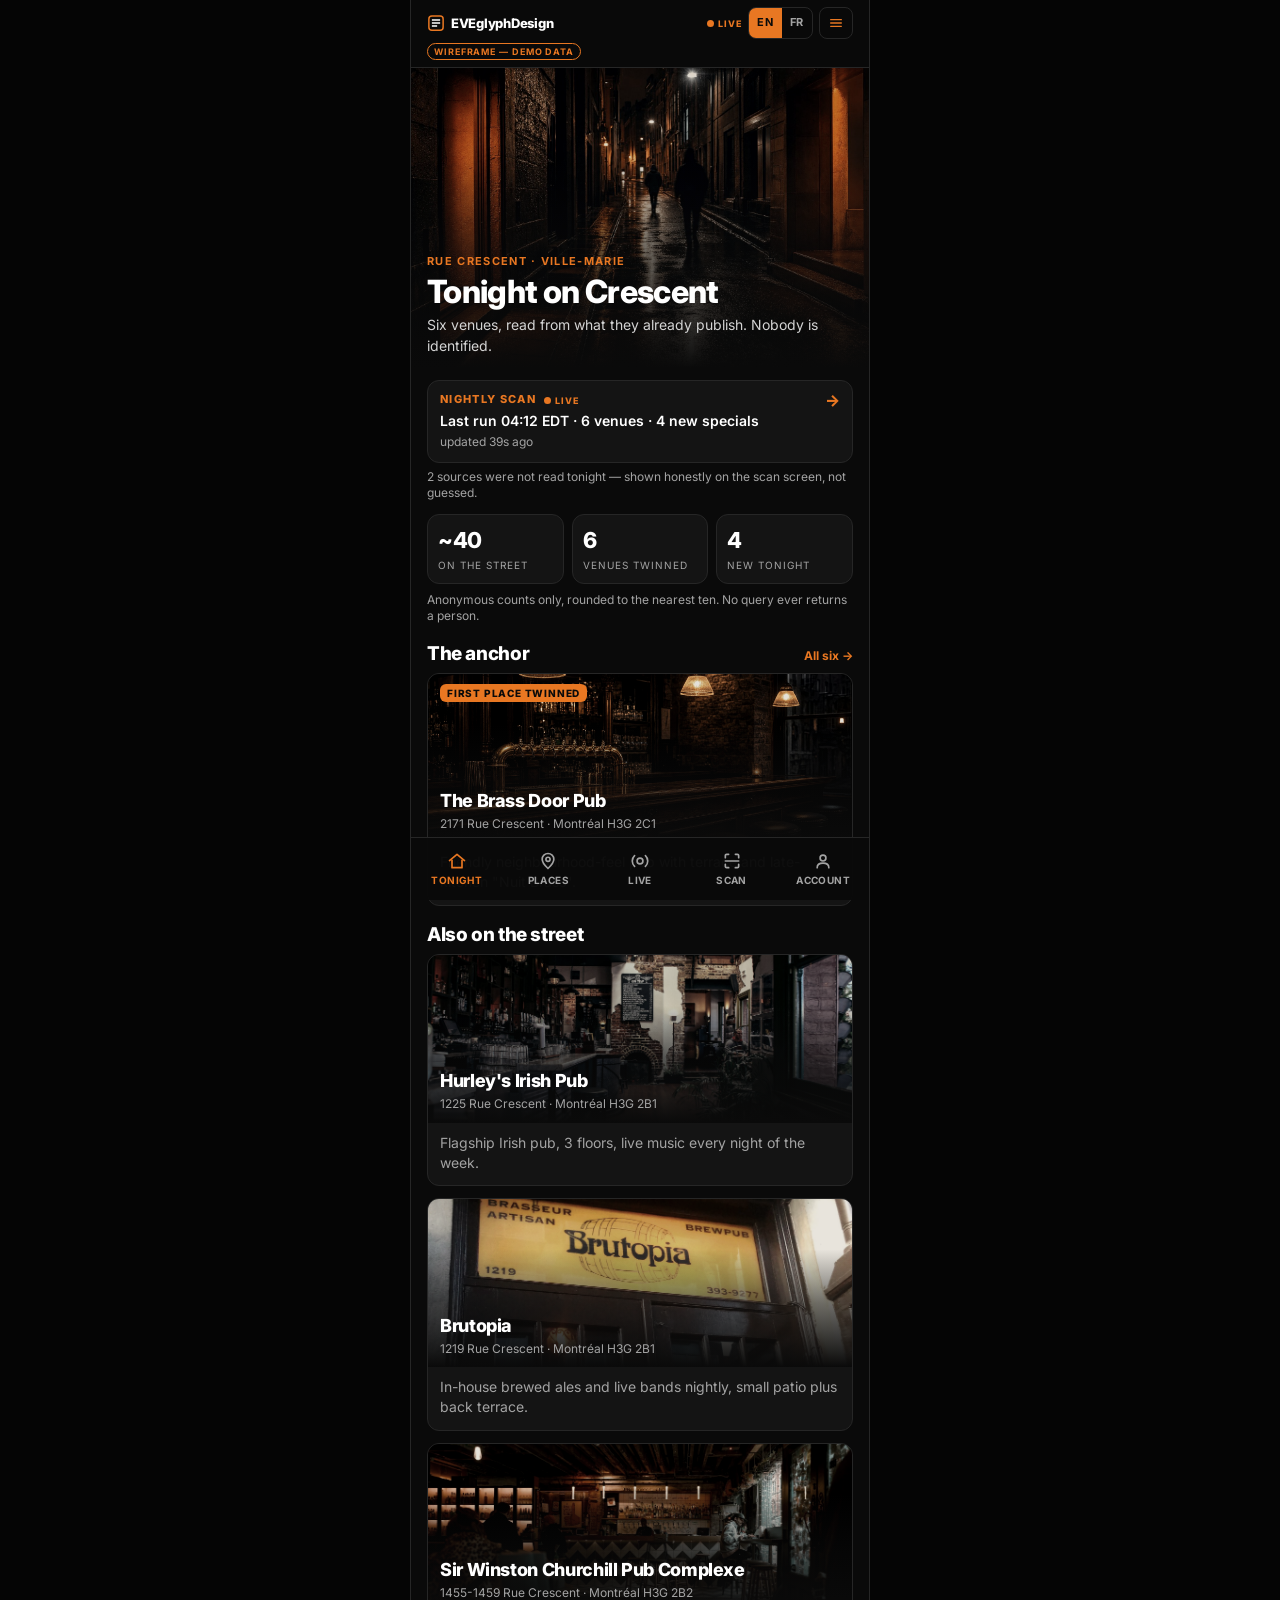
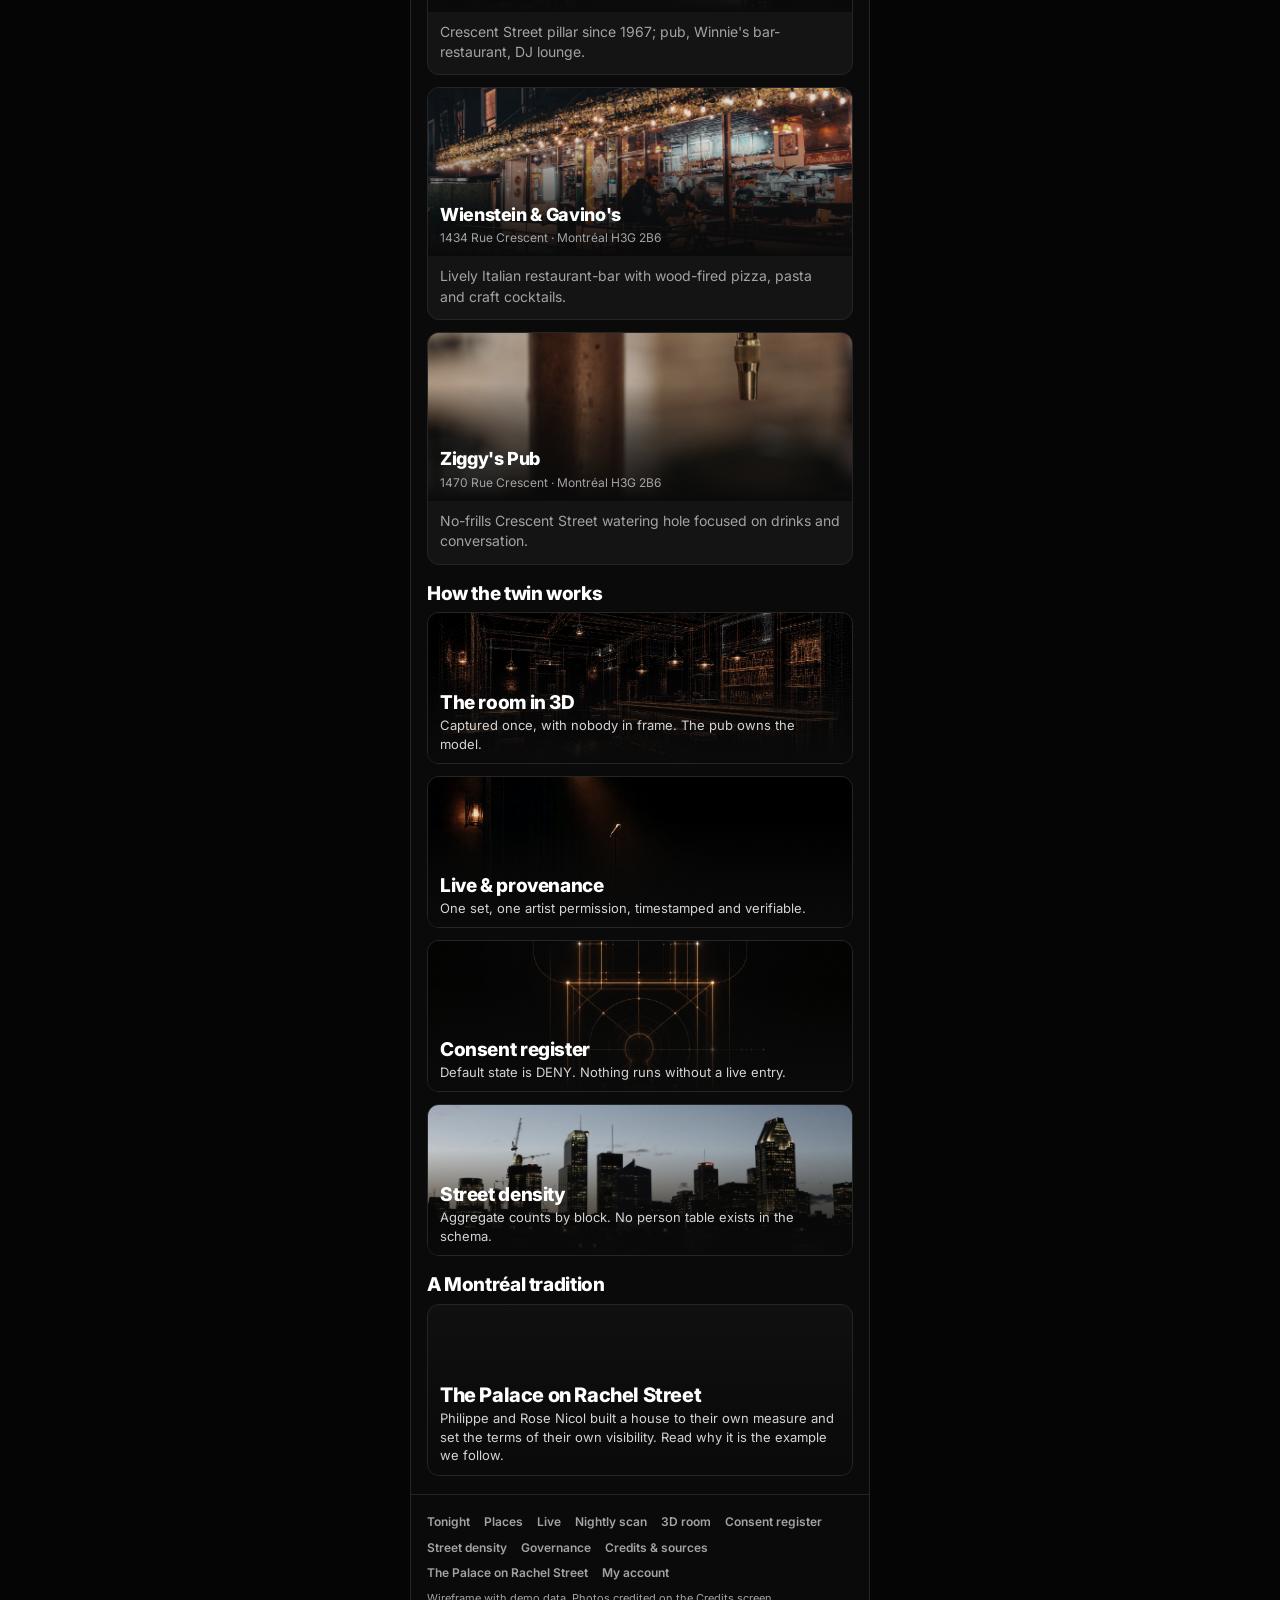
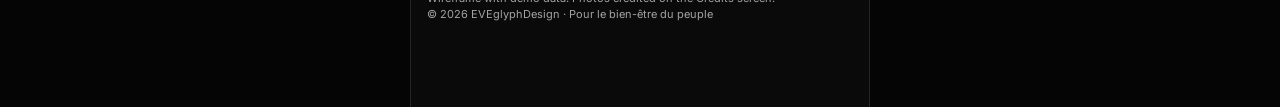
<file: docs/index.html>
<!DOCTYPE html>
<html lang="en">
<head>
<meta charset="utf-8">
<meta name="viewport" content="width=device-width, initial-scale=1, viewport-fit=cover">
<meta name="theme-color" content="#0a0a0a">
<title>Crescent Street Twin — EVEglyphDesign</title>
<meta name="description" content="A consent-first digital twin of Rue Crescent, Montréal. Wireframe with demo data. EVEglyphDesign.">
<link rel="stylesheet" href="styles.css">
</head>
<body>

<header class="appheader">
  <span class="wordmark">
    <svg width="18" height="18" viewBox="0 0 24 24" fill="none" aria-label="EVEglyphDesign mark" role="img">
      <rect x="2.5" y="2.5" width="19" height="19" rx="4" stroke="#e87722" stroke-width="2"></rect>
      <path d="M7.5 12h9M7.5 8h9M7.5 16h5" stroke="currentColor" stroke-width="2" stroke-linecap="square"></path>
    </svg>
    EVEglyphDesign
  </span>
  <span class="hdr-right">
    <span class="livedot" title="Live"><i></i>LIVE</span>
    <span class="langtoggle">
      <button type="button" data-lang="en" aria-pressed="true">EN</button>
      <button type="button" data-lang="fr" aria-pressed="false">FR</button>
    </span>
    <button type="button" class="menubtn" id="menubtn" aria-label="More screens" aria-expanded="false">
      <svg viewBox="0 0 24 24" fill="none" aria-hidden="true"><path d="M4 7h16M4 12h16M4 17h16" stroke="#e87722" stroke-width="2" stroke-linecap="round"></path></svg>
    </button>
  </span>
  <span class="chip-wf" data-en="Wireframe — demo data" data-fr="Maquette — données de démo">Wireframe — demo data</span>
</header>

<main id="app"></main>

<div class="sheet" id="sheet" role="dialog" aria-modal="true" aria-label="More screens">
  <div class="sheet-inner" id="sheet-inner"></div>
</div>

<nav id="tabbar" aria-label="Main"></nav>
<div id="toast" role="status" aria-live="polite"></div>

<script src="data.js"></script>
<script src="app.js"></script>
</body>
</html>
</file>
<file: docs/styles.css>
/* EVEglyphDesign — Crescent Street Twin. Dark, image-led wireframe.
   Three colours: #0a0a0a bg, #141414 surface, #e87722 accent. Inter only. */

@font-face {
  font-family: "Inter";
  src: url("fonts/Inter.ttf") format("truetype");
  font-weight: 100 900;
  font-style: normal;
  font-display: swap;
}
@font-face {
  font-family: "Inter";
  src: url("fonts/Inter-Italic.ttf") format("truetype");
  font-weight: 100 900;
  font-style: italic;
  font-display: swap;
}

:root {
  --bg: #0a0a0a;
  --surf: #141414;
  --line: #262626;
  --fg: #ffffff;
  --fg2: #a3a3a3;
  --acc: #e87722;
  --acc-hi: #ff8c2b;
  --gutter: 16px;
  --tabh: 62px;
  --scrim: linear-gradient(to top, #0a0a0a 0%, rgba(10,10,10,0.55) 38%, transparent 70%);
}

* { box-sizing: border-box; -webkit-tap-highlight-color: transparent; }

html, body {
  margin: 0;
  padding: 0;
  background: var(--bg);
  color: var(--fg);
  font-family: "Inter", system-ui, sans-serif;
  font-size: 16px;
  line-height: 1.45;
  overflow-x: hidden;
  -webkit-font-smoothing: antialiased;
}
body { max-width: 100%; }
img { display: block; max-width: 100%; }
a { color: var(--acc); text-decoration: none; }
button { font: inherit; color: inherit; }

/* ---------- header ---------- */
.appheader {
  position: sticky;
  top: 0;
  z-index: 40;
  background: rgba(10,10,10,0.94);
  border-bottom: 1px solid var(--line);
  padding: 7px var(--gutter) 7px;
  padding-top: calc(7px + env(safe-area-inset-top));
  display: flex;
  flex-wrap: wrap;
  align-items: center;
  gap: 4px 8px;
}
.appheader .chip-wf { flex: 0 0 auto; order: 3; }
.appheader .wordmark { flex: 1 1 auto; min-width: 0; }
.wordmark {
  display: flex;
  align-items: center;
  gap: 6px;
  font-size: 13px;
  font-weight: 800;
  letter-spacing: -0.02em;
  color: var(--fg);
  white-space: nowrap;
}
.wordmark svg { display: block; }
.hdr-right { margin-left: auto; order: 2; display: flex; align-items: center; gap: 6px; flex: 0 0 auto; }

.chip-wf {
  font-size: 9px;
  font-weight: 700;
  letter-spacing: 0.1em;
  text-transform: uppercase;
  color: var(--acc);
  border: 1px solid var(--acc);
  border-radius: 999px;
  padding: 3px 6px;
  white-space: nowrap;
  line-height: 1;
}
.livedot {
  display: inline-flex;
  align-items: center;
  gap: 4px;
  font-size: 9px;
  font-weight: 800;
  letter-spacing: 0.12em;
  color: var(--acc);
  line-height: 1;
}
.livedot i {
  width: 7px; height: 7px; border-radius: 50%;
  background: var(--acc);
  animation: pulse 1.6s ease-in-out infinite;
}
@keyframes pulse {
  0%,100% { opacity: 1; transform: scale(1); }
  50% { opacity: 0.35; transform: scale(0.72); }
}
@media (prefers-reduced-motion: reduce) { .livedot i { animation: none; } }

.langtoggle { display: flex; border: 1px solid var(--line); border-radius: 8px; overflow: hidden; }
.langtoggle button {
  background: transparent;
  border: 0;
  color: var(--fg2);
  font-size: 11px;
  font-weight: 700;
  letter-spacing: 0.06em;
  padding: 6px 8px;
  min-height: 30px;
  cursor: pointer;
}
.langtoggle button[aria-pressed="true"] { background: var(--acc); color: #0a0a0a; }

.menubtn {
  background: transparent; border: 1px solid var(--line); border-radius: 8px;
  width: 34px; height: 32px; display: flex; align-items: center; justify-content: center;
  cursor: pointer; padding: 0;
}
.menubtn svg { width: 16px; height: 16px; }

/* overflow sheet */
.sheet {
  position: fixed; inset: 0; z-index: 60; display: none;
  background: rgba(0,0,0,0.72);
}
.sheet.open { display: block; }
.sheet-inner {
  position: absolute; left: 0; right: 0; bottom: 0;
  background: var(--surf); border-top: 1px solid var(--line);
  border-radius: 12px 12px 0 0;
  padding: 12px var(--gutter);
  padding-bottom: calc(14px + env(safe-area-inset-bottom));
}
.sheet-inner a {
  display: block; padding: 12px 0; min-height: 48px;
  border-bottom: 1px solid var(--line);
  color: var(--fg); font-size: 15px; font-weight: 600;
}
.sheet-inner a:last-of-type { border-bottom: 0; }
.sheet-inner a span { color: var(--fg2); font-weight: 400; font-size: 13px; }

/* ---------- layout ---------- */
main { padding-bottom: calc(var(--tabh) + 8px + env(safe-area-inset-bottom)); }
.screen { display: none; }
.screen.active { display: block; }
.pad { padding-left: var(--gutter); padding-right: var(--gutter); }
.stack > * + * { margin-top: 12px; }

.eyebrow {
  font-size: 11px; font-weight: 700; text-transform: uppercase;
  letter-spacing: 0.12em; color: var(--acc); margin: 0 0 4px;
}
h1 { font-size: 27px; font-weight: 800; letter-spacing: -0.02em; line-height: 1.1; margin: 0 0 6px; }
h2 { font-size: 19px; font-weight: 800; letter-spacing: -0.02em; line-height: 1.15; margin: 0 0 6px; }
h3 { font-size: 15px; font-weight: 700; letter-spacing: -0.01em; margin: 0 0 3px; }
p { margin: 0 0 8px; font-size: 15px; }
p:last-child { margin-bottom: 0; }
.sub { color: var(--fg2); font-size: 14px; }
.tiny { color: var(--fg2); font-size: 12px; line-height: 1.4; }
.sectionhead {
  display: flex; align-items: baseline; gap: 8px;
  padding: 18px var(--gutter) 8px;
}
.sectionhead h2 { margin: 0; }
.sectionhead .more { margin-left: auto; font-size: 12px; font-weight: 700; color: var(--acc); }

/* ---------- hero ---------- */
.hero { position: relative; width: 100%; }
.hero img { width: 100%; height: 300px; object-fit: cover; filter: brightness(0.84) contrast(1.04) saturate(0.8) sepia(0.1); }
.hero .scrim { position: absolute; inset: 0; background: var(--scrim); }
.hero .heroctn { position: absolute; left: var(--gutter); right: var(--gutter); bottom: 12px; display: block; }
.hero h1 { font-size: 32px; }

/* ---------- cards ---------- */
a.card, a.card h2, a.card h3, a.card p { color: var(--fg); }
.card {
  background: var(--surf);
  border: 1px solid var(--line);
  border-radius: 12px;
  overflow: hidden;
}
.card + .card { margin-top: 12px; }
.cardpad { padding: 12px; }

.venuecard { display: block; position: relative; color: var(--fg); }
.venuecard .ph { position: relative; display: block; }
.venuecard img { width: 100%; height: 168px; object-fit: cover; filter: brightness(0.86) contrast(1.03) saturate(0.74) sepia(0.13); }
.venuecard .scrim { position: absolute; inset: 0; background: var(--scrim); }
.venuecard .capt { position: absolute; left: 12px; right: 12px; bottom: 10px; display: block; }
.venuecard h3 { font-size: 18px; font-weight: 800; letter-spacing: -0.02em; margin: 0; }
.venuecard .addr { font-size: 12px; color: var(--fg2); margin: 1px 0 0; }
.venuecard .body { display: block; padding: 10px 12px 12px; }
.venuecard .body p { margin: 0; font-size: 14px; color: var(--fg2); }
.venuecard .kf { margin-top: 5px; font-size: 13px; letter-spacing: -0.005em; color: var(--acc); font-weight: 600; }

.badge-anchor {
  position: absolute; top: 10px; left: 12px; display: inline-block; max-width: 60%;
  background: var(--acc); color: #0a0a0a;
  font-size: 10px; font-weight: 800; letter-spacing: 0.08em; text-transform: uppercase;
  padding: 4px 7px; border-radius: 6px; line-height: 1;
}
.notile {
  background: var(--surf); border: 1px solid var(--line);
  height: 168px; display: flex; align-items: flex-end; padding: 12px;
}
.notile span { font-size: 11px; letter-spacing: 0.12em; text-transform: uppercase; color: var(--acc); font-weight: 700; }

/* strip */
.strip {
  display: flex; flex-wrap: wrap; background: var(--surf); border: 1px solid var(--line);
  border-radius: 12px; padding: 11px 12px; color: var(--fg);
}
.strip .row1 { display: flex; width: 100%; align-items: center; gap: 8px; }
.strip .lbl { font-size: 11px; font-weight: 800; letter-spacing: 0.12em; text-transform: uppercase; color: var(--acc); }
.strip .go { margin-left: auto; color: var(--acc); font-weight: 800; font-size: 16px; line-height: 1; }
.strip .row2 { display: block; width: 100%; flex: 0 0 100%; margin-top: 3px; font-size: 14px; font-weight: 600; }
.strip .row3 { display: block; width: 100%; flex: 0 0 100%; margin-top: 2px; font-size: 12px; color: var(--fg2); }

/* metrics */
.grid2 { display: grid; grid-template-columns: 1fr 1fr; gap: 10px; }
.grid3 { display: grid; grid-template-columns: 1fr 1fr 1fr; gap: 8px; }
.metric { background: var(--surf); border: 1px solid var(--line); border-radius: 12px; padding: 10px; }
.metric .n { font-size: 22px; font-weight: 800; letter-spacing: -0.02em; }
.metric .k { font-size: 10px; text-transform: uppercase; letter-spacing: 0.1em; color: var(--fg2); margin-top: 1px; }

/* rows / kv */
.kv { display: flex; gap: 10px; padding: 8px 0; border-bottom: 1px solid var(--line); font-size: 14px; }
.kv:last-child { border-bottom: 0; }
.kv .k { color: var(--fg2); flex: 0 0 96px; font-size: 12px; text-transform: uppercase; letter-spacing: 0.08em; padding-top: 2px; }
.kv .v { flex: 1; }

/* menu */
.menusec { margin-top: 10px; }
.menusec .sh { font-size: 11px; text-transform: uppercase; letter-spacing: 0.12em; color: var(--acc); font-weight: 700; margin-bottom: 4px; }
.mrow { display: flex; gap: 10px; align-items: baseline; padding: 6px 0; border-bottom: 1px solid var(--line); }
.mrow:last-child { border-bottom: 0; }
.mrow .mn { font-size: 15px; flex: 1; }
.mrow .mp { font-size: 15px; font-weight: 700; color: var(--fg); white-space: nowrap; }

/* buttons */
.btn {
  display: flex; align-items: center; justify-content: center; gap: 8px;
  min-height: 48px; border-radius: 12px; width: 100%;
  background: var(--acc); color: #0a0a0a; font-weight: 800; font-size: 15px;
  letter-spacing: -0.01em; border: 0; cursor: pointer; text-align: center;
}
.btn:hover, .btn:active { background: var(--acc-hi); }
.btn.ghost { background: transparent; color: var(--acc); border: 1px solid var(--acc); }
.btn.ghost:hover { background: rgba(232,119,34,0.12); color: var(--acc-hi); }
.btn.sm { min-height: 40px; font-size: 14px; }
.btn.line { background: transparent; color: var(--fg); border: 1px solid var(--line); }

.dineonly { font-size: 13px; color: var(--fg2); padding: 10px 0 0; }

/* chips */
.chips { display: flex; flex-wrap: wrap; gap: 6px; }
.chip {
  font-size: 11px; font-weight: 700; letter-spacing: 0.06em; text-transform: uppercase;
  border: 1px solid var(--line); border-radius: 999px; padding: 4px 8px; color: var(--fg2);
  background: transparent; cursor: pointer; min-height: 28px;
}
.chip[aria-pressed="true"] { border-color: var(--acc); color: var(--acc); }
.chip.new { border-color: var(--acc); color: var(--acc); cursor: default; }
.chip.unch { cursor: default; }
.chip.err { border-color: #a3a3a3; color: #ffffff; cursor: default; }

/* switch */
.swrow { display: flex; gap: 12px; align-items: flex-start; padding: 12px 0; border-bottom: 1px solid var(--line); }
.swrow:last-child { border-bottom: 0; }
.swrow .txt { flex: 1; min-width: 0; }
.swrow .txt h3 { margin: 0 0 2px; }
.swrow .txt p { font-size: 13px; color: var(--fg2); margin: 0; }
.swrow .exp { font-size: 11px; color: var(--fg2); margin-top: 4px; letter-spacing: 0.04em; }
.switch {
  flex: 0 0 auto; width: 50px; height: 30px; border-radius: 999px;
  border: 1px solid var(--line); background: #0a0a0a; position: relative; cursor: pointer; padding: 0;
  margin-top: 2px;
}
.switch::after {
  content: ""; position: absolute; top: 3px; left: 3px; width: 22px; height: 22px;
  border-radius: 50%; background: var(--fg2); transition: transform .15s ease, background .15s ease;
}
.switch[aria-checked="true"] { background: var(--acc); border-color: var(--acc); }
.switch[aria-checked="true"]::after { transform: translateX(20px); background: #0a0a0a; }
.switch[disabled] { opacity: 0.45; cursor: not-allowed; }

.seg { display: flex; gap: 6px; margin-top: 8px; }
.seg[hidden] { display: none; }
.seg button {
  flex: 1; min-height: 40px; border-radius: 10px; border: 1px solid var(--line);
  background: transparent; color: var(--fg2); font-size: 13px; font-weight: 700; cursor: pointer;
}
.seg button[aria-pressed="true"] { border-color: var(--acc); color: var(--acc); }

/* scan rows */
.scanrow { padding: 11px 12px; border-bottom: 1px solid var(--line); }
.scanrow:last-child { border-bottom: 0; }
.scanrow .top { display: flex; gap: 8px; align-items: center; }
.scanrow .top h3 { margin: 0; flex: 1; font-size: 15px; }
.scanrow .found { font-size: 14px; margin: 4px 0 0; }
.scanrow .src { font-size: 12px; color: var(--fg2); margin-top: 3px; word-break: break-word; }
.scanrow .acts { margin-top: 6px; display: flex; gap: 12px; align-items: center; }
.scanrow .acts a, .scanrow .acts button {
  font-size: 12px; font-weight: 700; color: var(--acc); background: none; border: 0; padding: 0; cursor: pointer;
}

/* photo blocks */
.photo { position: relative; }
.photo img { width: 100%; object-fit: cover; filter: brightness(0.88) contrast(1.03) saturate(0.72) sepia(0.14); }
.photo .scrim { position: absolute; inset: 0; background: var(--scrim); }
.photo .cap { position: absolute; left: 12px; right: 12px; bottom: 10px; display: block; }
.photo .cap h2 { margin: 0; }
.photo .cap p { margin: 2px 0 0; font-size: 13px; color: #d4d4d4; }

.fullbleed { margin-left: calc(-1 * var(--gutter)); margin-right: calc(-1 * var(--gutter)); }

.gal { display: grid; grid-template-columns: 1fr 1fr; gap: 8px; }
.gal img { width: 100%; height: 92px; object-fit: cover; border-radius: 8px; filter: brightness(0.86) contrast(1.03) saturate(0.74) sepia(0.13); }

.bar { height: 6px; background: #0a0a0a; border: 1px solid var(--line); border-radius: 999px; overflow: hidden; }
.bar i { display: block; height: 100%; background: var(--acc); transition: width .6s ease; }

.backlink {
  display: inline-flex; align-items: center; gap: 6px; min-height: 44px;
  font-size: 13px; font-weight: 700; color: var(--acc);
}

.note {
  border-left: 2px solid var(--acc); padding: 8px 0 8px 10px;
  font-size: 13px; color: var(--fg2);
}
.note b { color: var(--fg); font-weight: 700; }

/* palais tribute */
.srcline {
  font-size: 12px; color: var(--fg2); line-height: 1.45;
  margin: 8px 0 0; padding-top: 7px; border-top: 1px solid var(--line);
  word-break: break-word;
}
.srcline a { font-weight: 600; }
.quoteline {
  margin: 14px 0 0; padding: 10px 0 10px 12px;
  border-left: 2px solid var(--acc);
  display: flex; flex-direction: column; gap: 6px;
}
.quoteline span { display: block; }
/* primary line = current language, secondary line = the other one */
.quoteline .ql-en {
  font-size: 17px; font-weight: 800; letter-spacing: -0.01em;
  line-height: 1.3; color: var(--fg); order: 0;
}
.quoteline .ql-fr {
  font-size: 14px; font-style: italic; font-weight: 400;
  line-height: 1.35; color: var(--fg2); order: 1;
}
html[lang="fr"] .quoteline .ql-fr {
  font-size: 17px; font-weight: 800; font-style: normal;
  letter-spacing: -0.01em; line-height: 1.3; color: var(--fg); order: 0;
}
html[lang="fr"] .quoteline .ql-en {
  font-size: 14px; font-style: italic; font-weight: 400;
  letter-spacing: 0; line-height: 1.35; color: var(--fg2); order: 1;
}
.palaiscard .cap h2 { font-size: 20px; }
.palaiscard .cap p { color: #d4d4d4; }
/* the illustrative photo sits behind text on both surfaces: darken it and
   deepen the scrim so the orange eyebrow keeps its contrast */
.palaiscard img, .palaishero img { filter: brightness(0.58) contrast(1.06) saturate(0.62) sepia(0.14); }
.palaiscard .scrim, .palaishero .scrim {
  background: linear-gradient(to top, #0a0a0a 0%, rgba(10,10,10,0.78) 52%, rgba(10,10,10,0.40) 100%);
}

/* footer */
.screenfoot { padding: 18px var(--gutter) 14px; border-top: 1px solid var(--line); margin-top: 18px; }
.footnav { display: flex; flex-wrap: wrap; gap: 8px 14px; margin-bottom: 10px; }
.footnav a { font-size: 12px; font-weight: 600; color: var(--fg2); }
.footnav a:hover { color: var(--acc-hi); }
.copyline { font-size: 11px; color: var(--fg2); margin: 0; }

/* tab bar */
#tabbar {
  position: fixed; left: 0; right: 0; bottom: 0; z-index: 50;
  display: grid; grid-template-columns: repeat(5, 1fr);
  background: rgba(10,10,10,0.97);
  border-top: 1px solid var(--line);
  padding-bottom: env(safe-area-inset-bottom);
}
#tabbar a {
  display: flex; flex-direction: column; align-items: center; justify-content: center; gap: 2px;
  min-height: 48px; height: var(--tabh); color: var(--fg2);
  font-size: 10px; font-weight: 700; letter-spacing: 0.04em; text-transform: uppercase;
}
#tabbar a svg { width: 20px; height: 20px; }
#tabbar a.active { color: var(--acc); }

/* toast */
#toast {
  position: fixed; left: var(--gutter); right: var(--gutter);
  bottom: calc(var(--tabh) + 12px + env(safe-area-inset-bottom));
  background: var(--surf); border: 1px solid var(--acc); border-radius: 12px;
  padding: 10px 12px; font-size: 13px; z-index: 70; display: none;
}

.creditrow { padding: 10px 0; border-bottom: 1px solid var(--line); display: flex; gap: 10px; }
.creditrow:last-child { border-bottom: 0; }
.creditrow img { width: 62px; height: 62px; object-fit: cover; border-radius: 8px; flex: 0 0 62px; }
.creditrow .m { flex: 1; min-width: 0; }
.creditrow .m h3 { font-size: 13px; margin: 0 0 2px; word-break: break-word; }
.creditrow .m p { font-size: 12px; color: var(--fg2); margin: 0; }
.creditrow .m a { font-size: 12px; word-break: break-all; }
.aitag { display: inline-block; font-size: 10px; font-weight: 800; letter-spacing: 0.08em; text-transform: uppercase; color: var(--acc); border: 1px solid var(--acc); border-radius: 4px; padding: 1px 4px; margin-top: 3px; }

:focus-visible { outline: 2px solid var(--acc-hi); outline-offset: 2px; }

/* signal blocks (nightly digest) */
.sig { padding: 7px 0; border-bottom: 1px solid var(--line); }
.sig:last-child { border-bottom: 0; }
.sig .found { margin: 2px 0 0; }
.siglabel {
  display: inline-block; font-size: 10px; font-weight: 800; letter-spacing: 0.1em;
  text-transform: uppercase; color: var(--acc); border: 1px solid var(--acc);
  border-radius: 4px; padding: 2px 5px; line-height: 1;
}
.scanrow .src a { word-break: break-word; }

/* strip rows stack on every width */
.strip .row2, .strip .row3 { width: 100%; }

/* Phone-width column: the prototype is a mobile app, so cap it and centre it
   on wider screens instead of stretching images across a desktop window. */
@media (min-width: 520px) {
  body { background: #050505; }
  .appheader, main, #tabbar, #toast { max-width: 460px; margin-left: auto; margin-right: auto; }
  .appheader { border-left: 1px solid var(--line); border-right: 1px solid var(--line); }
  main {
    background: var(--bg);
    border-left: 1px solid var(--line); border-right: 1px solid var(--line);
    min-height: calc(100vh - 60px);
  }
  #tabbar { left: 50%; right: auto; transform: translateX(-50%); width: 100%;
    border-left: 1px solid var(--line); border-right: 1px solid var(--line); }
}
</file>
